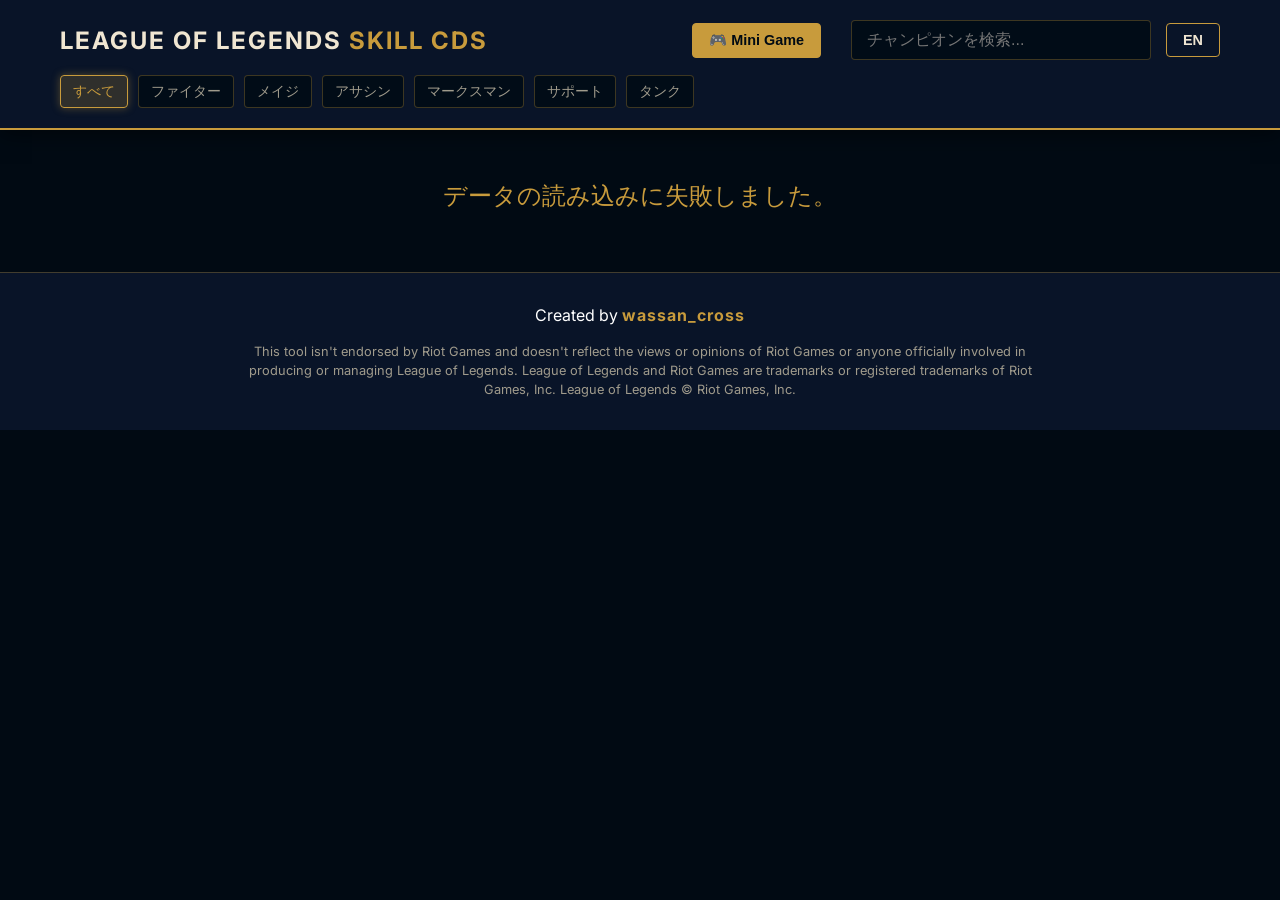
<file: index.html>
<!DOCTYPE html>
<html lang="ja">
<head>
    <meta charset="UTF-8">
    <meta name="viewport" content="width=device-width, initial-scale=1.0">
    <title>LoL Skill Cooldowns</title>
    <link href="https://fonts.googleapis.com/css2?family=Inter:wght@400;600;800&display=swap" rel="stylesheet">
    <link rel="stylesheet" href="style.css">
</head>
<body>
    <!-- Mini Game Modal (Moved to top for better priority) -->
    <div id="miniGameModal" class="modal" style="z-index: 9999;">
        <div class="modal-content" style="width: 98vw; height: 98vh; max-width: none; padding: 0; background: #000; display: flex; flex-direction: column; position: relative;">
            <button class="close-btn" id="closeMiniGame" style="z-index: 10001; top: 10px; right: 10px;">&times;</button>
            <iframe src="./lol-dodge-game/index.html" style="width: 100%; height: 100%; border: none; flex-grow: 1;"></iframe>
        </div>
    </div>

    <header class="header">
        <div class="header-content">
            <h1>League of Legends <span>Skill CDs</span></h1>
            <div class="header-controls">
                <button id="miniGameBtn" class="lang-btn" style="background: var(--hex-gold); color: var(--hex-dark); margin-right: 15px;">🎮 Mini Game</button>
                <input type="text" id="searchInput" data-i18n-placeholder="search_placeholder" placeholder="チャンピオンを検索..." autocomplete="off">
                <button id="langToggle" class="lang-btn">EN</button>
            </div>
        </div>
        <div class="role-filters" id="roleFilters">
            <button class="role-btn active" data-role="All" data-i18n="role_all">すべて</button>
            <button class="role-btn" data-role="Fighter" data-i18n="role_fighter">ファイター</button>
            <button class="role-btn" data-role="Mage" data-i18n="role_mage">メイジ</button>
            <button class="role-btn" data-role="Assassin" data-i18n="role_assassin">アサシン</button>
            <button class="role-btn" data-role="Marksman" data-i18n="role_marksman">マークスマン</button>
            <button class="role-btn" data-role="Support" data-i18n="role_support">サポート</button>
            <button class="role-btn" data-role="Tank" data-i18n="role_tank">タンク</button>
        </div>
    </header>

    <main class="container">
        <div id="loading" class="loading" data-i18n="loading">チャンピオンデータを読み込み中...</div>
        <div id="championGrid" class="champion-grid"></div>
    </main>

    <footer class="footer">
        <div class="footer-content">
            <p class="creator-credit">Created by <span>wassan_cross</span></p>
            <p>This tool isn't endorsed by Riot Games and doesn't reflect the views or opinions of Riot Games or anyone officially involved in producing or managing League of Legends. League of Legends and Riot Games are trademarks or registered trademarks of Riot Games, Inc. League of Legends &copy; Riot Games, Inc.</p>
        </div>
    </footer>

    <!-- Modal -->
    <div id="championModal" class="modal">
        <div class="modal-content">
            <button class="close-btn" id="closeModal">&times;</button>
            <div id="modalBody"></div>
        </div>
    </div>

    <script src="countersData.js"></script>
    <script src="app.js"></script>
</body>
</html>
</file>
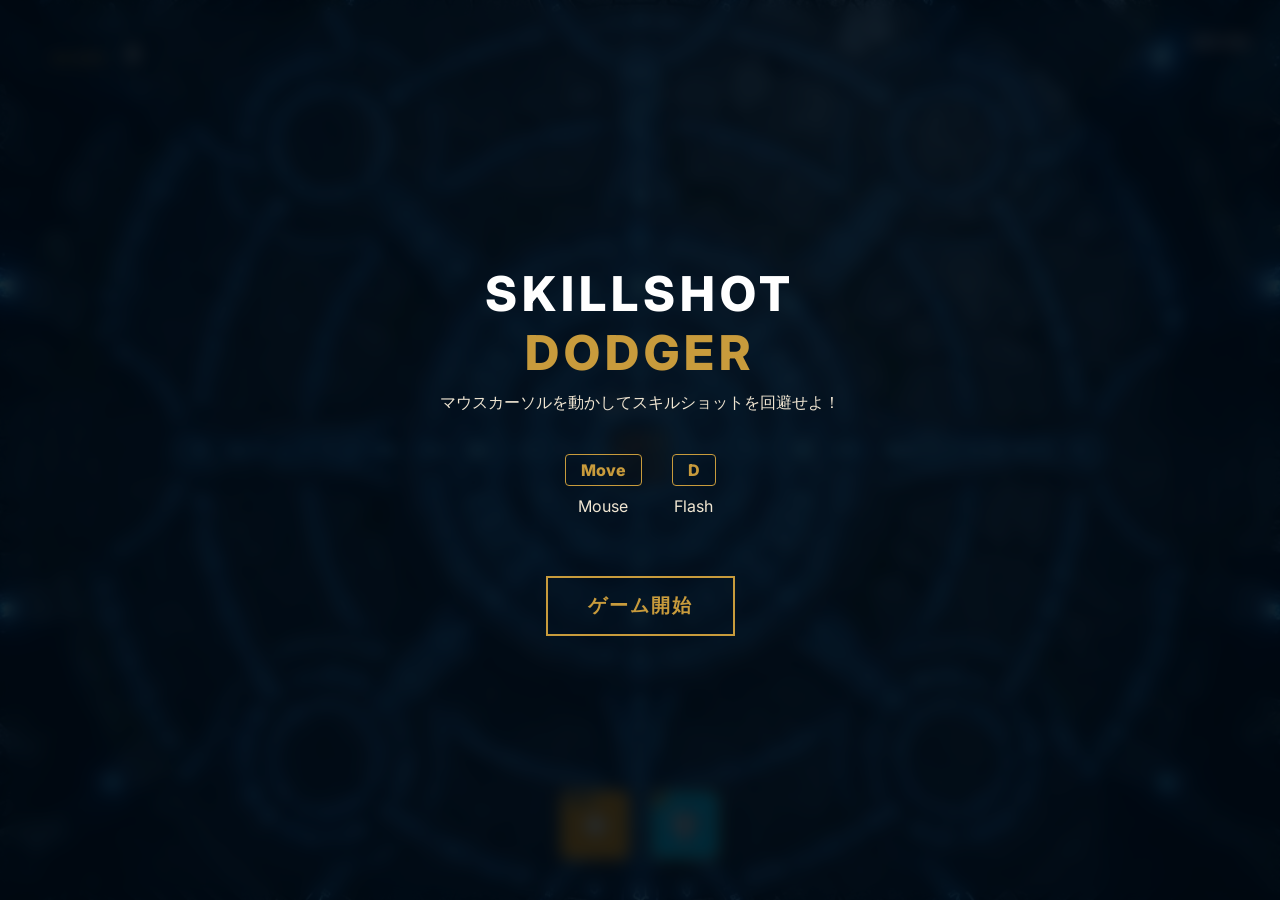
<file: lol-dodge-game/index.html>
<!DOCTYPE html>
<html lang="ja">
<head>
    <meta charset="UTF-8">
    <meta name="viewport" content="width=device-width, initial-scale=1.0">
    <title>Skillshot Dodger - LoL Mini Game</title>
    <link href="https://fonts.googleapis.com/css2?family=Inter:wght@400;600;800&display=swap" rel="stylesheet">
    <link rel="stylesheet" href="style.css">
</head>
<body>
    <div id="game-container">
        <!-- HUD -->
        <div id="hud">
            <div class="hud-top">
                <div class="score-container">
                    <span class="label">SCORE:</span>
                    <span id="score">0</span>
                </div>
                <div class="timer-container">
                    <span id="timer">00:00</span>
                </div>
            </div>
            
            <div class="hud-bottom">
                <div class="ability-slot" id="regen-slot">
                    <div class="key">SHIFT</div>
                    <div class="icon" id="regen-icon" style="background-color: #ff9d00;"></div>
                    <div class="cooldown-overlay" id="regen-cooldown"></div>
                </div>
                <div class="ability-slot" id="immortality-slot">
                    <div class="key">E</div>
                    <div class="icon" id="immortality-icon" style="background-color: #00d4ff;"></div>
                    <div class="cooldown-overlay" id="immortality-cooldown"></div>
                </div>
            </div>
        </div>

        <!-- Canvas -->
        <canvas id="gameCanvas"></canvas>

        <!-- Overlay screens -->
        <div id="start-screen" class="overlay active">
            <div class="content">
                <h1>SKILLSHOT <span>DODGER</span></h1>
                <p>マウスカーソルを動かしてスキルショットを回避せよ！</p>
                <div class="controls-guide">
                    <div class="guide-item">
                        <span class="key">Move</span> Mouse
                    </div>
                    <div class="guide-item">
                        <span class="key">D</span> Flash
                    </div>
                </div>
                <button id="start-btn">ゲーム開始</button>
            </div>
        </div>

        <div id="game-over-screen" class="overlay">
            <div class="content">
                <h2>DEFEAT</h2>
                <div class="final-stats">
                    <p>Score: <span id="final-score">0</span></p>
                    <p>Time: <span id="final-time">00:00</span></p>
                </div>
                
                <div id="ranking-input-area">
                    <input type="text" id="player-name-input" placeholder="名前を入力..." maxlength="10">
                    <button id="submit-score-btn">ランキングに登録</button>
                </div>

                <div class="leaderboard">
                    <h3>TOP RANKING</h3>
                    <ul id="leaderboard-list">
                        <!-- Rankings will be injected here -->
                    </ul>
                </div>

                <button id="restart-btn">もう一度挑戦</button>
            </div>
        </div>
    </div>

    <script src="game.js"></script>
</body>
</html>
</file>
<file: style.css>
:root {
    --hex-dark: #010a13;
    --hex-blue: #091428;
    --hex-gold: #c89b3c;
    --hex-gold-light: #f0e6d2;
    --hex-text: #a09b8c;
    --hex-border: rgba(200, 155, 60, 0.3);
}

* {
    box-sizing: border-box;
    margin: 0;
    padding: 0;
}

body {
    background-color: var(--hex-dark);
    color: var(--hex-gold-light);
    font-family: 'Inter', sans-serif;
    min-height: 100vh;
}

.header {
    background-color: var(--hex-blue);
    border-bottom: 2px solid var(--hex-gold);
    padding: 20px 0;
    position: sticky;
    top: 0;
    z-index: 100;
    box-shadow: 0 4px 20px rgba(0,0,0,0.5);
}

.header-content {
    max-width: 1200px;
    margin: 0 auto;
    padding: 0 20px;
    display: flex;
    justify-content: space-between;
    align-items: center;
    flex-wrap: wrap;
    gap: 15px;
}

.header h1 {
    font-size: 1.5rem;
    text-transform: uppercase;
    letter-spacing: 2px;
}

.header h1 span {
    color: var(--hex-gold);
}

.header-controls {
    display: flex;
    align-items: center;
    gap: 15px;
}

#searchInput {
    padding: 10px 15px;
    border-radius: 4px;
    border: 1px solid var(--hex-border);
    background-color: rgba(1, 10, 19, 0.8);
    color: #fff;
    font-size: 1rem;
    width: 300px;
    outline: none;
    transition: all 0.3s ease;
}

#searchInput:focus {
    border-color: var(--hex-gold);
    box-shadow: 0 0 10px rgba(200, 155, 60, 0.5);
}

.lang-btn {
    background-color: var(--hex-blue);
    border: 1px solid var(--hex-gold);
    color: var(--hex-gold-light);
    padding: 8px 16px;
    border-radius: 4px;
    cursor: pointer;
    font-weight: 600;
    transition: all 0.3s ease;
    font-size: 0.9rem;
}

.lang-btn:hover {
    background-color: rgba(200, 155, 60, 0.2);
    color: #fff;
    box-shadow: 0 0 10px rgba(200, 155, 60, 0.3);
}

.role-filters {
    max-width: 1200px;
    margin: 15px auto 0;
    padding: 0 20px;
    display: flex;
    gap: 10px;
    flex-wrap: wrap;
}

.role-btn {
    background-color: rgba(1, 10, 19, 0.8);
    border: 1px solid var(--hex-border);
    color: var(--hex-text);
    padding: 6px 12px;
    border-radius: 4px;
    cursor: pointer;
    font-size: 0.9rem;
    transition: all 0.3s ease;
}

.role-btn:hover {
    color: var(--hex-gold-light);
    border-color: var(--hex-gold);
}

.role-btn.active {
    background-color: rgba(200, 155, 60, 0.2);
    color: var(--hex-gold);
    border-color: var(--hex-gold);
    box-shadow: 0 0 8px rgba(200, 155, 60, 0.4);
}

.container {
    max-width: 1200px;
    margin: 40px auto;
    padding: 0 20px;
}

.loading {
    text-align: center;
    font-size: 1.5rem;
    color: var(--hex-gold);
    margin-top: 50px;
    animation: pulse 1.5s infinite;
}

@keyframes pulse {
    0% { opacity: 0.5; }
    50% { opacity: 1; }
    100% { opacity: 0.5; }
}

.champion-grid {
    display: grid;
    grid-template-columns: repeat(auto-fill, minmax(100px, 1fr));
    gap: 20px;
}

.champion-card {
    background-color: var(--hex-blue);
    border: 1px solid var(--hex-border);
    border-radius: 4px;
    overflow: hidden;
    cursor: pointer;
    transition: transform 0.3s ease, border-color 0.3s ease;
    text-align: center;
    padding-bottom: 8px;
}

.champion-card:hover {
    transform: translateY(-5px);
    border-color: var(--hex-gold);
    box-shadow: 0 5px 15px rgba(200, 155, 60, 0.2);
}

.champion-card img {
    width: 100%;
    height: auto;
    display: block;
    border-bottom: 1px solid var(--hex-border);
}

.champion-card span {
    display: block;
    margin-top: 8px;
    font-size: 0.85rem;
    font-weight: 600;
    color: var(--hex-gold-light);
}

/* Modal */
.modal {
    display: none;
    position: fixed;
    top: 0; left: 0; width: 100%; height: 100%;
    background-color: rgba(1, 10, 19, 0.9);
    backdrop-filter: blur(5px);
    z-index: 1000;
    justify-content: center;
    align-items: center;
    padding: 20px;
}

.modal.active {
    display: flex;
    animation: fadeIn 0.3s ease;
}

@keyframes fadeIn {
    from { opacity: 0; }
    to { opacity: 1; }
}

.modal-content {
    background: linear-gradient(135deg, var(--hex-blue) 0%, #000 100%);
    border: 1px solid var(--hex-gold);
    border-radius: 8px;
    width: 100%;
    max-width: 800px;
    max-height: 90vh;
    overflow-y: auto;
    position: relative;
    padding: 30px;
    box-shadow: 0 10px 40px rgba(0,0,0,0.8);
}

.close-btn {
    position: absolute;
    top: 15px;
    right: 20px;
    background: none;
    border: none;
    color: var(--hex-gold);
    font-size: 2rem;
    cursor: pointer;
    transition: color 0.3s ease;
}

.close-btn:hover {
    color: #fff;
}

/* Modal Internal Styles */
.champ-header {
    display: flex;
    align-items: center;
    gap: 20px;
    margin-bottom: 30px;
    border-bottom: 1px solid var(--hex-border);
    padding-bottom: 20px;
}

.champ-header img {
    width: 80px;
    height: 80px;
    border-radius: 50%;
    border: 2px solid var(--hex-gold);
}

.champ-title h2 {
    font-size: 2rem;
    color: var(--hex-gold);
}
.champ-title p {
    color: var(--hex-text);
    font-style: italic;
}

.skills-container {
    display: flex;
    flex-direction: column;
    gap: 20px;
}

.skill-row {
    display: flex;
    gap: 20px;
    background: rgba(255, 255, 255, 0.03);
    padding: 15px;
    border-radius: 8px;
    border-left: 3px solid var(--hex-border);
}

.skill-icon-wrapper {
    flex-shrink: 0;
    text-align: center;
}

.skill-icon-wrapper img {
    width: 64px;
    height: 64px;
    border: 1px solid var(--hex-gold);
    border-radius: 4px;
}

.skill-key {
    display: inline-block;
    background: var(--hex-gold);
    color: var(--hex-dark);
    font-weight: bold;
    padding: 2px 8px;
    border-radius: 4px;
    margin-top: 5px;
    font-size: 0.8rem;
}

.skill-info {
    flex-grow: 1;
}

.skill-info h3 {
    color: #fff;
    margin-bottom: 8px;
    font-size: 1.1rem;
}

.skill-info p.desc {
    color: var(--hex-text);
    font-size: 0.9rem;
    line-height: 1.5;
    margin-bottom: 10px;
}

.skill-cd {
    display: inline-block;
    background: rgba(200, 155, 60, 0.1);
    color: var(--hex-gold);
    padding: 6px 12px;
    border-radius: 4px;
    font-family: monospace;
    font-size: 1rem;
    border: 1px solid var(--hex-border);
}

.skill-cd span {
    color: #fff;
    margin-right: 8px;
}

/* Footer */
.footer {
    background-color: var(--hex-blue);
    border-top: 1px solid var(--hex-border);
    padding: 30px 20px;
    margin-top: 60px;
    text-align: center;
}

.footer-content {
    max-width: 800px;
    margin: 0 auto;
}

.footer p {
    color: var(--hex-text);
    font-size: 0.8rem;
    line-height: 1.5;
}

.creator-credit {
    margin-bottom: 15px;
    font-size: 1rem !important;
    color: #fff !important;
}

.creator-credit span {
    color: var(--hex-gold);
    font-weight: bold;
    letter-spacing: 1px;
}

/* Counters Section */
.counters-section {
    margin-top: 15px;
    padding-top: 20px;
    border-top: 1px dashed var(--hex-border);
}

.counters-title {
    color: var(--hex-gold);
    font-size: 1.2rem;
    margin-bottom: 15px;
}

.counter-champs {
    display: flex;
    gap: 15px;
    flex-wrap: wrap;
}

.counter-champ-card {
    display: flex;
    flex-direction: column;
    align-items: center;
    background: rgba(0, 0, 0, 0.4);
    border: 1px solid var(--hex-border);
    border-radius: 4px;
    padding: 10px;
    width: 100px;
}

.counter-champ-card img {
    width: 60px;
    height: 60px;
    border-radius: 50%;
    margin-bottom: 5px;
    border: 1px solid var(--hex-gold);
}

.counter-champ-card span {
    color: var(--hex-gold-light);
    font-size: 0.8rem;
    text-align: center;
}

.no-counter-data {
    color: var(--hex-text);
    font-size: 0.9rem;
    font-style: italic;
}

/* Combo Section */
.combo-section {
    margin-top: 20px;
    padding-top: 20px;
    border-top: 1px dashed var(--hex-border);
}

.combo-title {
    color: var(--hex-gold);
    font-size: 1.2rem;
    margin-bottom: 10px;
}

.combo-list {
    list-style: none;
    padding: 0;
}

.combo-list li {
    background: rgba(255, 255, 255, 0.05);
    padding: 8px 12px;
    border-radius: 4px;
    margin-bottom: 8px;
    border-left: 3px solid var(--hex-gold);
    color: #fff;
    font-family: monospace;
    font-size: 1rem;
}
</file>
<file: lol-dodge-game/style.css>
:root {
    --hex-dark: #010a13;
    --hex-blue: #091428;
    --hex-gold: #c89b3c;
    --hex-gold-light: #f0e6d2;
    --hex-border: rgba(200, 155, 60, 0.4);
    --hex-bg-gradient: radial-gradient(circle, #0a1428 0%, #010a13 100%);
}

* {
    box-sizing: border-box;
    margin: 0;
    padding: 0;
    user-select: none;
}

body {
    background-color: #000;
    color: var(--hex-gold-light);
    font-family: 'Inter', sans-serif;
    overflow: hidden;
    width: 100vw;
    height: 100vh;
}

#game-container {
    position: relative;
    width: 100%;
    height: 100%;
    display: flex;
    justify-content: center;
    align-items: center;
    background: var(--hex-bg-gradient);
}

canvas {
    background-color: #050a14;
    background-image: url('assets/bg.png');
    background-size: cover;
    background-position: center;
    box-shadow: 0 0 50px rgba(0,0,0,0.8);
    display: block;
    cursor: default;
}

/* HUD Styles */
#hud {
    position: absolute;
    top: 0;
    left: 0;
    width: 100%;
    height: 100%;
    pointer-events: none;
    z-index: 10;
    padding: 30px;
}

.hud-top {
    display: flex;
    justify-content: space-between;
    align-items: flex-start;
}

.score-container {
    background: rgba(1, 10, 19, 0.8);
    border: 1px solid var(--hex-border);
    padding: 10px 20px;
    border-radius: 4px;
    backdrop-filter: blur(10px);
}

.score-container .label {
    color: var(--hex-gold);
    font-size: 0.8rem;
    font-weight: 800;
    letter-spacing: 2px;
    margin-right: 10px;
}

#score {
    font-size: 1.5rem;
    font-weight: 800;
    font-family: monospace;
}

.timer-container {
    font-size: 1.2rem;
    font-weight: 600;
    color: #fff;
    text-shadow: 0 0 10px rgba(0,0,0,1);
}

.hud-bottom {
    position: absolute;
    bottom: 40px;
    left: 50%;
    transform: translateX(-50%);
    display: flex;
    gap: 20px;
}

.ability-slot {
    width: 70px;
    height: 70px;
    background: rgba(1, 10, 19, 0.95);
    border: 2px solid var(--hex-gold);
    border-radius: 8px;
    position: relative;
    overflow: hidden;
    box-shadow: 0 0 20px rgba(0, 0, 0, 0.5);
}

.ability-slot .icon {
    width: 100%;
    height: 100%;
    display: flex;
    justify-content: center;
    align-items: center;
    font-size: 2rem;
    color: #fff;
}

#regen-icon::after { content: '✚'; }
#immortality-icon::after { content: '🛡️'; }

.ability-slot .key {
    position: absolute;
    top: 2px;
    left: 2px;
    background: var(--hex-gold);
    color: var(--hex-dark);
    font-weight: 900;
    font-size: 0.5rem;
    padding: 1px 4px;
    border-radius: 2px;
    z-index: 5;
    text-transform: uppercase;
}

.cooldown-overlay {
    position: absolute;
    top: 0;
    left: 0;
    width: 100%;
    height: 100%;
    background: rgba(0, 0, 0, 0.7);
    transform: translateY(100%);
    transition: transform 0.1s linear;
}

/* Overlays */
.overlay {
    position: absolute;
    top: 0;
    left: 0;
    width: 100%;
    height: 100%;
    background: rgba(1, 10, 19, 0.85);
    backdrop-filter: blur(8px);
    display: flex;
    justify-content: center;
    align-items: center;
    z-index: 100;
    opacity: 0;
    pointer-events: none;
    transition: opacity 0.5s ease;
}

.overlay.active {
    opacity: 1;
    pointer-events: all;
}

.content {
    text-align: center;
    max-width: 500px;
}

.overlay h1 {
    font-size: 3rem;
    font-weight: 800;
    letter-spacing: 5px;
    margin-bottom: 10px;
    color: #fff;
}

.overlay h1 span {
    color: var(--hex-gold);
}

.overlay h2 {
    font-size: 4rem;
    font-weight: 800;
    color: #ff4655; /* Defeat red */
    letter-spacing: 10px;
    margin-bottom: 30px;
    text-shadow: 0 0 30px rgba(255, 70, 85, 0.3);
}

.controls-guide {
    display: flex;
    justify-content: center;
    gap: 30px;
    margin: 40px 0;
}

.guide-item {
    display: flex;
    flex-direction: column;
    align-items: center;
    gap: 10px;
}

.guide-item .key {
    display: inline-block;
    border: 1px solid var(--hex-gold);
    padding: 5px 15px;
    border-radius: 4px;
    font-weight: 800;
    color: var(--hex-gold);
}

button {
    background: transparent;
    border: 2px solid var(--hex-gold);
    color: var(--hex-gold);
    padding: 15px 40px;
    font-size: 1.2rem;
    font-weight: 800;
    text-transform: uppercase;
    letter-spacing: 2px;
    cursor: pointer;
    transition: all 0.3s ease;
    margin-top: 20px;
}

button:hover {
    background: var(--hex-gold);
    color: var(--hex-dark);
    box-shadow: 0 0 20px rgba(200, 155, 60, 0.5);
}

.final-stats {
    margin-bottom: 20px;
}

#ranking-input-area {
    margin-bottom: 30px;
    display: flex;
    gap: 10px;
    justify-content: center;
}

#player-name-input {
    background: rgba(255,255,255,0.1);
    border: 1px solid var(--hex-gold);
    color: #fff;
    padding: 10px;
    border-radius: 4px;
    font-size: 1rem;
    outline: none;
}

#submit-score-btn {
    margin-top: 0;
    padding: 10px 20px;
    font-size: 0.9rem;
}

.leaderboard {
    margin-bottom: 30px;
    background: rgba(0,0,0,0.3);
    padding: 15px;
    border-radius: 8px;
    border: 1px solid rgba(200, 155, 60, 0.2);
}

.leaderboard h3 {
    font-size: 1rem;
    color: var(--hex-gold);
    margin-bottom: 10px;
    letter-spacing: 2px;
}

.leaderboard ul {
    list-style: none;
    text-align: left;
}

.leaderboard li {
    display: flex;
    justify-content: space-between;
    padding: 5px 0;
    border-bottom: 1px solid rgba(255,255,255,0.05);
    font-family: monospace;
}

.leaderboard li span.name {
    color: #fff;
}

.leaderboard li span.score {
    color: var(--hex-gold);
    font-weight: 800;
}

.final-stats p {
    font-size: 1.5rem;
    margin: 10px 0;
}

.final-stats span {
    color: var(--hex-gold);
    font-weight: 800;
}
</file>
